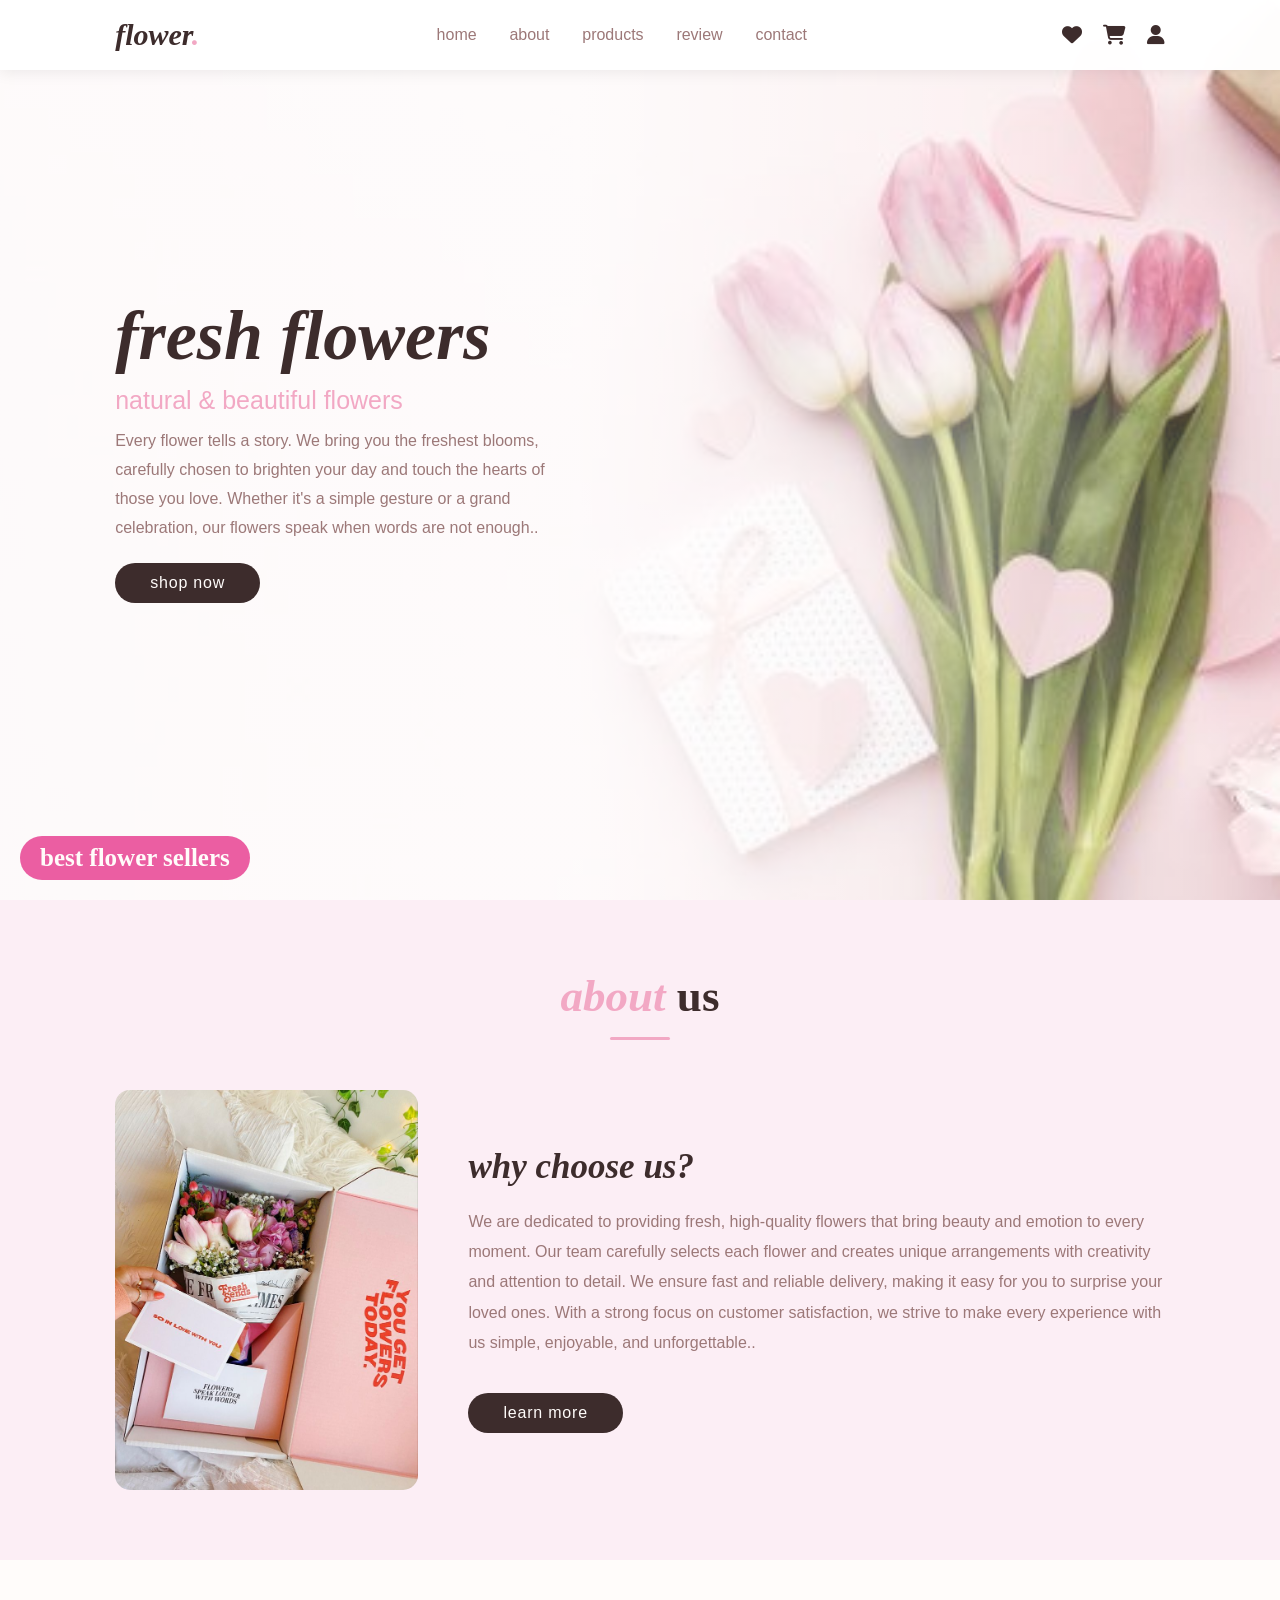
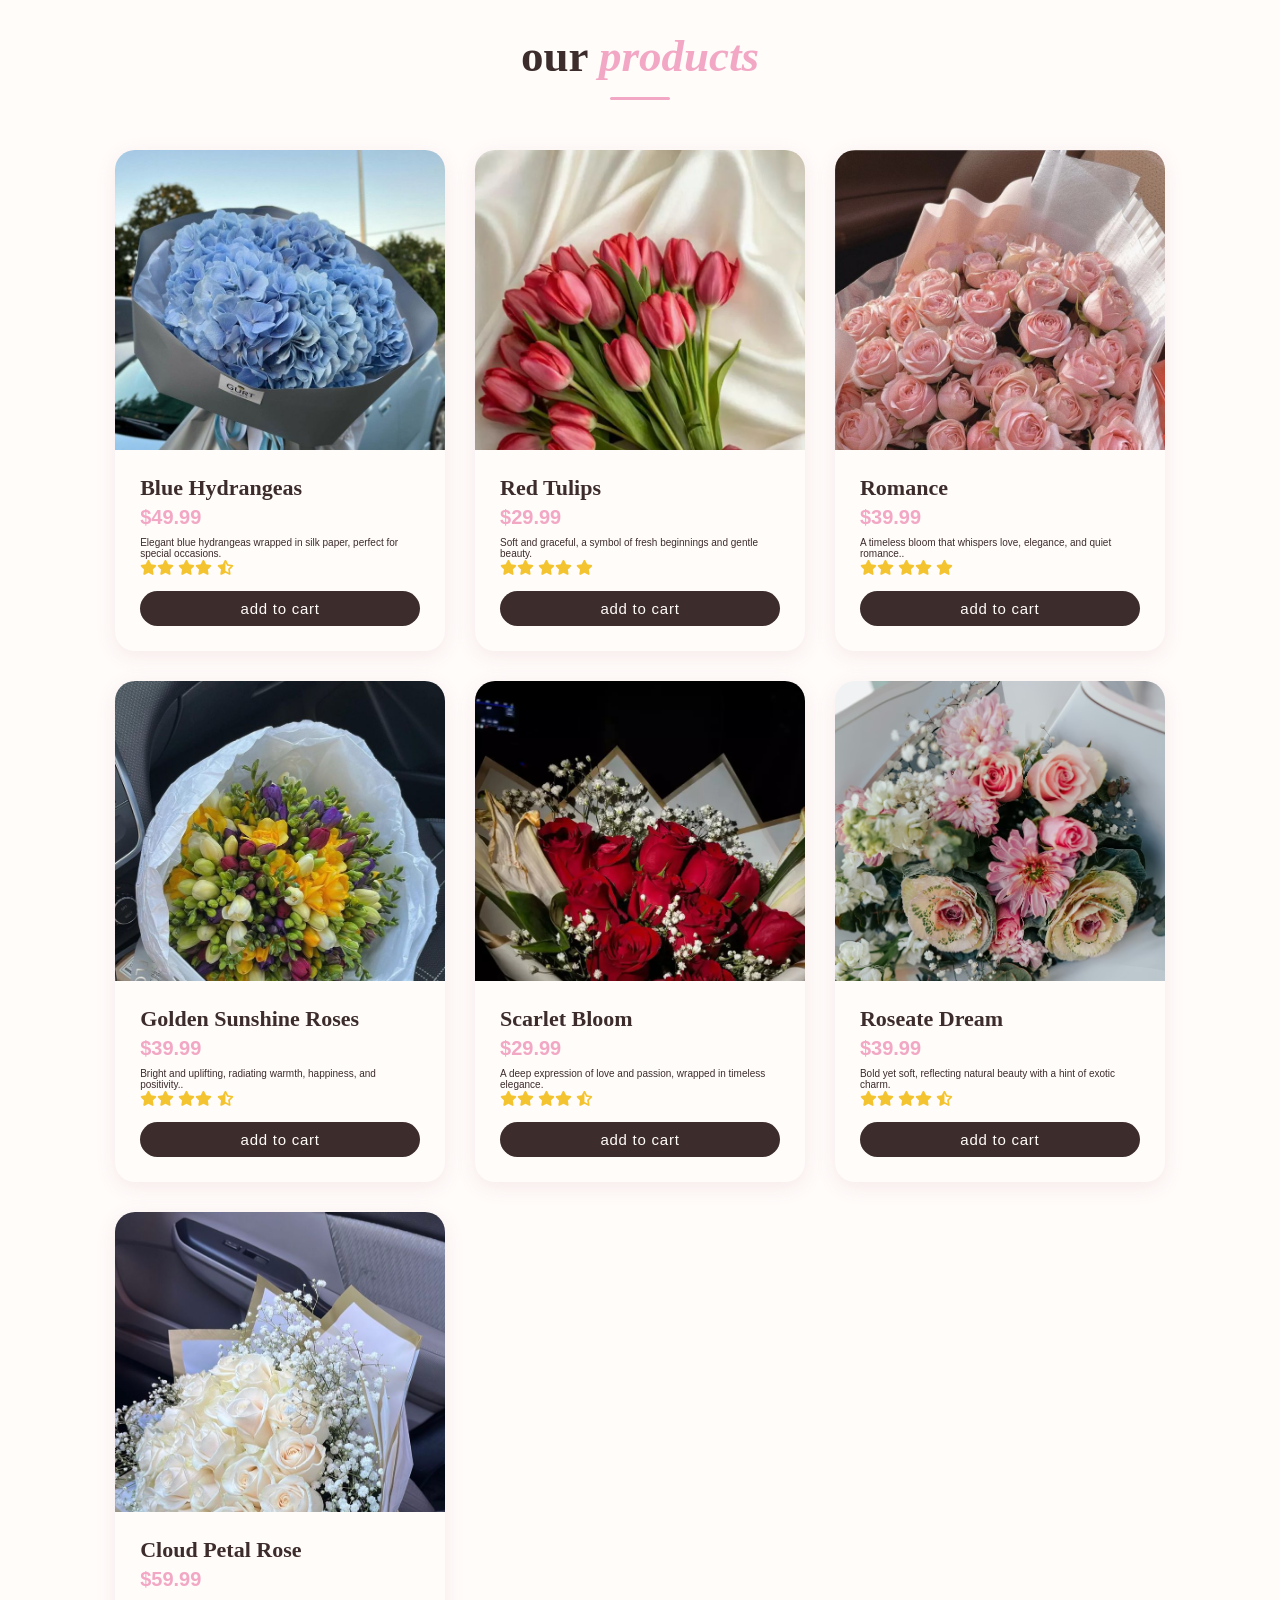
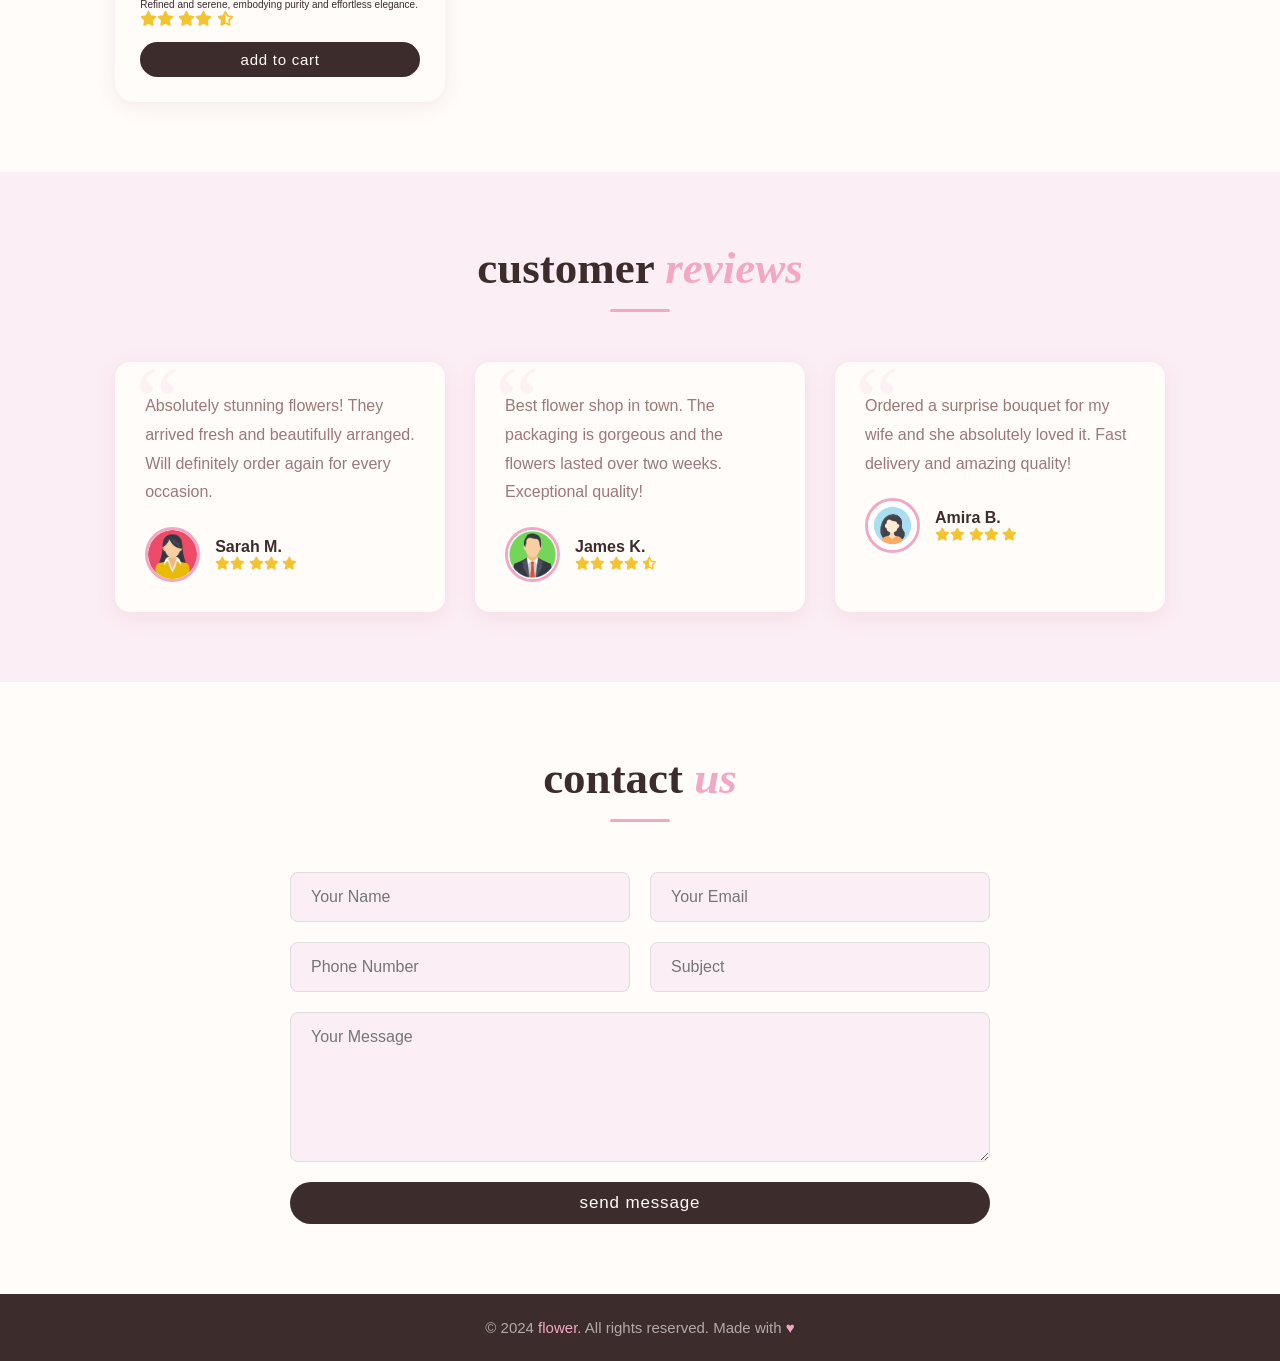
<file: index.html>
<!DOCTYPE html>
<html lang="en">
<head>
    <meta charset="UTF-8">
    <meta http-equiv="X-UA-Compatible" content="IE=edge">
    <meta name="viewport" content="width=device-width, initial-scale=1.0">
    <title>Flower Boutique</title>
    <link rel="stylesheet" href="https://cdnjs.cloudflare.com/ajax/libs/font-awesome/6.5.0/css/all.min.css">
    <link href="https://fonts.googleapis.com/css2?family=Cormorant+Garamond:ital,wght@0,400;0,600;0,700;1,400;1,600&family=Lora:ital,wght@0,400;0,500;1,400&display=swap" rel="stylesheet">
    <style>
         :root {
            --pink:         #f2a8c4;   /* rose pastel boutons */
            --pink-deep:    #d4748f;   /* rose hover */
            --pink-blush:   #fceef5;   /* sections rose très clair */
            --pink-light:   #f2a8c4;
            --cream:        #fdf8f4;   /* background général beige crème */
            --cream-dark:   #f7ede3;   /* sections alternées */
            --brown-soft:   #9c7878;   /* texte secondaire */
            --dark:         #3d2c2c;   /* titres */
            --gray:         #9c7878;
            --light-gray:   #fceef5;
            --white:        #fffcfa;   /* cards + header */
            --shadow:       0 0.5rem 2rem rgba(180,100,120,0.12);
        }
        * {
            margin: 0; padding: 0;
            box-sizing: border-box;
            outline: none; border: none;
            text-decoration: none;
            transition: all 0.3s ease;
        }
        html {
            font-size: 62.5%;
            scroll-behavior: smooth;
            scroll-padding-top: 7rem;
            overflow-x: hidden;
        }
        body { font-family: 'Jost', sans-serif; background: var(--white); color: var(--dark); }
        section { padding: 7rem 9%; }
 
        .heading {
            text-align: center;
            font-family: 'Playfair Display', serif;
            font-size: 4.5rem;
            color: var(--dark);
            margin-bottom: 5rem;
        }
        .heading span { color: var(--pink); font-style: italic; }
        .heading::after {
            content: '';
            display: block;
            width: 6rem; height: 0.3rem;
            background: var(--pink);
            margin: 1.5rem auto 0;
            border-radius: 2rem;
        }
 
        .btn {
            display: inline-block;
            margin-top: 2rem;
            border-radius: 5rem;
            background: var(--dark);
            color: var(--white);
            padding: 1.1rem 3.5rem;
            cursor: pointer;
            font-size: 1.6rem;
            font-family: 'Jost', sans-serif;
            font-weight: 500;
            letter-spacing: 0.05em;
        }
        .btn:hover {
            background: var(--pink);
            transform: translateY(-2px);
            box-shadow: 0 0.8rem 2rem rgba(232,67,147,0.35);
        }
 
        /* ===== HEADER ===== */
        header {
            position: fixed;
            top: 0; left: 0; right: 0;
            background: rgba(255,255,255,0.96);
            backdrop-filter: blur(10px);
            padding: 1.8rem 9%;
            display: flex;
            align-items: center;
            justify-content: space-between;
            z-index: 1000;
            box-shadow: 0 0.2rem 1.5rem rgba(0,0,0,0.08);
        }
        header .logo {
            font-family: 'Playfair Display', serif;
            font-size: 3rem; color: var(--dark);
            font-weight: 700; font-style: italic;
        }
        header .logo span { color: var(--pink); }
        header .navbar a {
            font-size: 1.6rem;
            padding: 0 1.5rem;
            color: var(--gray);
            font-weight: 400;
        }
        header .navbar a:hover { color: var(--pink); }
        header .icons a {
            font-size: 2rem; color: var(--dark);
            margin-left: 1.8rem;
        }
        header .icons a:hover { color: var(--pink); }
        header #toggler { display: none; }
        header .fa-bars {
            font-size: 2.5rem; color: var(--dark);
            cursor: pointer; display: none;
        }
 
        /* ===== HOME ===== */
        .home {
            display: flex;
            align-items: center;
            min-height: 100vh;
            background: url('firstpage.jpg') center center / cover no-repeat;
            position: relative;
        }
        .home::before {
            content: '';
            position: absolute; inset: 0;
            background: linear-gradient(to right, rgba(255,255,255,0.82) 45%, rgba(255,255,255,0.1) 100%);
        }
        .home .content { max-width: 55rem; position: relative; z-index: 1; }
        .home .content h3 {
            font-family: 'Playfair Display', serif;
            font-size: 7rem; color: var(--dark);
            line-height: 1.1; font-style: italic;
        }
        .home .content span {
            display: block; font-size: 2.5rem;
            color: var(--pink); padding: 1.2rem 0;
            font-weight: 500;
        }
        .home .content p {
            font-size: 1.6rem; color: var(--gray);
            line-height: 1.8; max-width: 45rem;
        }
 
        /* ===== ABOUT ===== */
        .about { background: var(--light-gray); }
        .about .row {
            display: flex; align-items: center;
            gap: 5rem; flex-wrap: wrap;
        }
        .about .video-container {
    display: flex;
    justify-content: center;
    align-items: center;
}

.about .video-container img {
    max-width: 100%;
    max-height: 40rem;
    object-fit: cover;
    border-radius: 1.5rem;
}
        .about .video-container h3 {
            position: absolute; bottom: 2rem; left: 2rem;
            font-family: 'Playfair Display', serif;
            font-size: 2.5rem; color: var(--white);
            background: rgba(232,67,147,0.85);
            padding: 0.8rem 2rem; border-radius: 5rem;
        }
        .about .content { flex: 1; min-width: 28rem; }
        .about .content h3 {
            font-family: 'Playfair Display', serif;
            font-size: 3.5rem; color: var(--dark);
            margin-bottom: 2rem; font-style: italic;
        }
        .about .content p {
            font-size: 1.6rem; color: var(--gray);
            line-height: 1.9; margin-bottom: 1.5rem;
        }
 
        /* ===== PRODUCTS ===== */
        .products { background: var(--white); }
        .products-grid {
            display: grid;
            grid-template-columns: repeat(auto-fit, minmax(28rem, 1fr));
            gap: 3rem;
        }
        .product-card {
            border-radius: 2rem; overflow: hidden;
            box-shadow: var(--shadow); background: var(--white);
        }
        .product-card:hover {
            transform: translateY(-0.8rem);
            box-shadow: 0 1.5rem 4rem rgba(0,0,0,0.15);
        }
        .product-card .img-box {
            width: 100%; height: 30rem;
            overflow: hidden; position: relative;
        }
        .product-card .img-box img {
            width: 100%; height: 100%;
            object-fit: cover;
            object-position: center top;
            display: block;
            transition: transform 0.5s ease;
        }
        .product-card:hover .img-box img { transform: scale(1.07); }
        .product-card .info { padding: 2.5rem; }
        .product-card .info h4 {
            font-family: 'Playfair Display', serif;
            font-size: 2.2rem; color: var(--dark);
            margin-bottom: 0.5rem;
        }
        .product-card .info .price {
            font-size: 2rem; color: var(--pink);
            font-weight: 600; margin-bottom: 0.8rem;
        }
        .product-card .info .stars {
            color: #f4c430; font-size: 1.5rem;
            margin-bottom: 1.5rem;
        }
        .product-card .info .btn {
            margin-top: 0; font-size: 1.5rem;
            padding: 0.9rem 2.5rem;
            width: 100%; text-align: center;
            display: block;
        }
 
        /* ===== REVIEW ===== */
        .review { background: var(--light-gray); }
        .reviews-grid {
            display: grid;
            grid-template-columns: repeat(auto-fit, minmax(28rem, 1fr));
            gap: 3rem;
        }
        .review-card {
            background: var(--white); padding: 3rem;
            border-radius: 1.5rem; box-shadow: var(--shadow);
            position: relative;
        }
        .review-card::before {
            content: '\201C';
            font-family: 'Playfair Display', serif;
            font-size: 10rem; color: var(--pink);
            opacity: 0.12; position: absolute;
            top: -1rem; left: 2rem; line-height: 1;
        }
        .review-card p {
            font-size: 1.6rem; color: var(--gray);
            line-height: 1.8; margin-bottom: 2rem;
            position: relative; z-index: 1;
        }
        .review-card .reviewer { display: flex; align-items: center; gap: 1.5rem; }
        .review-card .reviewer .avatar {
            width: 5.5rem; height: 5.5rem;
            border-radius: 50%; overflow: hidden;
            border: 0.3rem solid var(--pink);
            flex-shrink: 0;
        }
        .review-card .reviewer .avatar img {
            width: 100%; height: 100%;
            object-fit: cover; object-position: center;
            display: block;
        }
        .review-card .reviewer .name {
            font-weight: 600; font-size: 1.6rem; color: var(--dark);
        }
        .review-card .reviewer .stars { color: #f4c430; font-size: 1.3rem; }
 
        /* ===== CONTACT ===== */
        .contact { background: var(--white); }
        .contact-form {
            max-width: 70rem; margin: 0 auto;
            display: grid; grid-template-columns: 1fr 1fr;
            gap: 2rem;
        }
        .contact-form .full { grid-column: 1 / -1; }
        .contact-form input,
        .contact-form textarea {
            width: 100%; padding: 1.5rem 2rem;
            font-size: 1.6rem; font-family: 'Jost', sans-serif;
            border: 0.15rem solid #ddd; border-radius: 0.8rem;
            color: var(--dark); background: var(--light-gray);
        }
        .contact-form input:focus,
        .contact-form textarea:focus {
            border-color: var(--pink); background: var(--white);
        }
        .contact-form textarea { resize: vertical; min-height: 15rem; }
        .contact-form .btn {
            margin-top: 0; width: 100%;
            text-align: center; font-size: 1.7rem;
            display: block;
        }
 
        /* ===== FOOTER ===== */
        footer {
            background: var(--dark);
            color: rgba(255,255,255,0.6);
            text-align: center;
            padding: 2.5rem 9%;
            font-size: 1.5rem;
        }
        footer span { color: var(--pink); }
 
        /* ===== MEDIA QUERIES ===== */
        @media (max-width: 991px) {
            html { font-size: 55%; }
            header { padding: 1.5rem 3%; }
            section { padding: 5rem 4%; }
            .home { background-position: right center; }
        }
        @media (max-width: 768px) {
            header .fa-bars { display: block; }
            header .navbar {
                position: absolute;
                top: 100%; left: 0; right: 0;
                background: var(--white);
                border-top: 0.1rem solid #eee;
                box-shadow: 0 1rem 2rem rgba(0,0,0,0.08);
                clip-path: polygon(0 0, 100% 0, 100% 0, 0 0);
                transition: clip-path 0.4s ease;
                display: flex; flex-direction: column;
            }
            header #toggler:checked ~ .navbar {
                clip-path: polygon(0 0, 100% 0, 100% 100%, 0 100%);
            }
            header .navbar a {
                margin: 1rem 2rem; padding: 1.2rem 2rem;
                background: var(--light-gray);
                border-radius: 0.8rem; display: block;
                font-size: 1.8rem;
            }
            .home .content h3 { font-size: 5rem; }
            .home .content span { font-size: 2rem; }
            .contact-form { grid-template-columns: 1fr; }
            .contact-form .full { grid-column: 1; }
        }
        @media (max-width: 450px) {
            html { font-size: 50%; }
            .home .content h3 { font-size: 4rem; }
        }
    </style>
</head>
<body>
 
<!-- HEADER -->
<header>
    <input type="checkbox" id="toggler">
    <label for="toggler" class="fas fa-bars"></label>
    <a href="#" class="logo">flower<span>.</span></a>
    <nav class="navbar">
        <a href="#home">home</a>
        <a href="#about">about</a>
        <a href="#products">products</a>
        <a href="#review">review</a>
        <a href="#contact">contact</a>
    </nav>
    <div class="icons">
        <a href="#" class="fas fa-heart"></a>
        <a href="#" class="fas fa-shopping-cart"></a>
        <a href="#" class="fas fa-user"></a>
    </div>
</header>
 
<!-- HOME — uses pink tulips image as hero background -->
<section class="home" id="home">
    <div class="content">
        <h3>fresh flowers</h3>
        <span>natural &amp; beautiful flowers</span>
        <p>Every flower tells a story. We bring you the freshest blooms, carefully chosen to brighten your day and touch the hearts of those you love. Whether it's a simple gesture or a grand celebration, our flowers speak when words are not enough..</p>
        <a href="#products" class="btn">shop now</a>
    </div>
</section>
 
<!-- ABOUT -->
<section class="about" id="about">
    <h1 class="heading"><span>about</span> us</h1>
    <div class="row">
        <div class="video-container">
           <img src="about.jpg" alt="About us image">
            <h3>best flower sellers</h3>
        </div>
        <div class="content">
            <h3>why choose us?</h3>
            <p>We are dedicated to providing fresh, high-quality flowers that bring beauty and emotion to every moment.
                 Our team carefully selects each flower and creates unique arrangements with creativity and attention to detail. 
                 We ensure fast and reliable delivery, making it easy for you to surprise your loved ones.
                  With a strong focus on customer satisfaction, we strive to make every experience with us simple, enjoyable, and unforgettable..</p>
            <a href="#" class="btn">learn more</a>
        </div>
    </div>
</section>

<!-- PRODUCTS — 3 real images -->
<section class="products" id="products">
    <h1 class="heading">our <span>products</span></h1>
    <div class="products-grid">

        <!-- Card 1 — Blue Hydrangeas -->
        <div class="product-card">
            <div class="img-box">
                <img src="bleu.jpg" alt="Blue Hydrangeas Bouquet">
            </div>
            <div class="info">
                <h4>Blue Hydrangeas</h4>
                <p class="price">$49.99</p>
                <p class="desc">Elegant blue hydrangeas wrapped in silk paper, perfect for special occasions.</p> 
                <div class="stars">
                    <i class="fas fa-star"></i><i class="fas fa-star"></i>
                    <i class="fas fa-star"></i><i class="fas fa-star"></i>
                    <i class="fas fa-star-half-alt"></i>
                </div>
                <a href="#" class="btn">add to cart</a>
            </div>
        </div>

        <!-- Card 2 — Pink Tulips -->
        <div class="product-card">
            <div class="img-box">
                <img src="tupler.webp" alt="Pink Tulips Bouquet">
            </div>
            <div class="info">
                <h4>Red Tulips</h4>
                <p class="price">$29.99</p>
                <p class="desc">Soft and graceful, a symbol of fresh beginnings and gentle beauty.</p> 
                <div class="stars">
                    <i class="fas fa-star"></i><i class="fas fa-star"></i>
                    <i class="fas fa-star"></i><i class="fas fa-star"></i>
                    <i class="fas fa-star"></i>
                </div>
                <a href="#" class="btn">add to cart</a>
            </div>
        </div>

        <!-- Card 3 — romance -->
        <div class="product-card">
            <div class="img-box">
                <img src="romance.jpg" alt="Red Tulips Luxury Bouquet">
            </div>
            <div class="info">
                <h4>Romance</h4>
                <p class="price">$39.99</p>
                 <p class="desc">A timeless bloom that whispers love, elegance, and quiet romance..</p> 
                <div class="stars">
                    <i class="fas fa-star"></i><i class="fas fa-star"></i>
                    <i class="fas fa-star"></i><i class="fas fa-star"></i>
                    <i class="fas fa-star"></i>
                </div>
                <a href="#" class="btn">add to cart</a>
            </div>
        </div>
        <!-- Card 4—jaune -->
        <div class="product-card">
            <div class="img-box">
                <img src="jaune.jpg" alt="Blue Hydrangeas Bouquet">
            </div>
            <div class="info">
                <h4>Golden Sunshine Roses</h4>
                <p class="price">$39.99</p>
                 <p class="desc">Bright and uplifting, radiating warmth, happiness, and positivity..</p> 
                <div class="stars">
                    <i class="fas fa-star"></i><i class="fas fa-star"></i>
                    <i class="fas fa-star"></i><i class="fas fa-star"></i>
                    <i class="fas fa-star-half-alt"></i>
                </div>
                <a href="#" class="btn">add to cart</a>
            </div>
        </div>
        <!-- Card 4— fincai -->
        <div class="product-card">
            <div class="img-box">
                <img src="ff.webp" alt="Blue Hydrangeas Bouquet">
            </div>
            <div class="info">
                <h4>Scarlet Bloom</h4>
                <p class="price">$29.99</p>
                 <p class="desc">A deep expression of love and passion, wrapped in timeless elegance.</p> 
                <div class="stars">
                    <i class="fas fa-star"></i><i class="fas fa-star"></i>
                    <i class="fas fa-star"></i><i class="fas fa-star"></i>
                    <i class="fas fa-star-half-alt"></i>
                </div>
                <a href="#" class="btn">add to cart</a>
            </div>
        </div>
        <!-- Card 6 — pink -->
        <div class="product-card">
            <div class="img-box">
                <img src="rose.avif" alt="Blue Hydrangeas Bouquet">
            </div>
            <div class="info">
                <h4>Roseate Dream</h4>
                <p class="price">$39.99</p>
                 <p class="desc">Bold yet soft, reflecting natural beauty with a hint of exotic charm.</p> 
                <div class="stars">
                    <i class="fas fa-star"></i><i class="fas fa-star"></i>
                    <i class="fas fa-star"></i><i class="fas fa-star"></i>
                    <i class="fas fa-star-half-alt"></i>
                </div>
                <a href="#" class="btn">add to cart</a>
            </div>
        </div>
        <!-- Card 7 — white -->
        <div class="product-card">
            <div class="img-box">
                <img src="white flowers.jpg" alt="Blue Hydrangeas Bouquet">
            </div>
            <div class="info">
                <h4>Cloud Petal Rose</h4>
                <p class="price">$59.99</p>
                 <p class="desc">Refined and serene, embodying purity and effortless elegance.</p> 
                <div class="stars">
                    <i class="fas fa-star"></i><i class="fas fa-star"></i>
                    <i class="fas fa-star"></i><i class="fas fa-star"></i>
                    <i class="fas fa-star-half-alt"></i>
                </div>
                <a href="#" class="btn">add to cart</a>
            </div>
        </div>

    </div>
</section>

<!-- REVIEW -->
<section class="review" id="review">
    <h1 class="heading">customer <span>reviews</span></h1>
    <div class="reviews-grid">
 
        <div class="review-card">
            <p>Absolutely stunning flowers! They arrived fresh and beautifully arranged. Will definitely order again for every occasion.</p>
            <div class="reviewer">
                <div class="avatar">
                    <img src="women1.jpg" alt="Sarah M.">
                </div>
                <div>
                    <div class="name">Sarah M.</div>
                    <div class="stars">
                        <i class="fas fa-star"></i><i class="fas fa-star"></i>
                        <i class="fas fa-star"></i><i class="fas fa-star"></i>
                        <i class="fas fa-star"></i>
                    </div>
                </div>
            </div>
        </div>
 
        <div class="review-card">
            <p>Best flower shop in town. The packaging is gorgeous and the flowers lasted over two weeks. Exceptional quality!</p>
            <div class="reviewer">
                <div class="avatar">
                    <img src="man.jpg" alt="James K.">
                </div>
                <div>
                    <div class="name">James K.</div>
                    <div class="stars">
                        <i class="fas fa-star"></i><i class="fas fa-star"></i>
                        <i class="fas fa-star"></i><i class="fas fa-star"></i>
                        <i class="fas fa-star-half-alt"></i>
                    </div>
                </div>
            </div>
        </div>
 
        <div class="review-card">
            <p>Ordered a surprise bouquet for my wife and she absolutely loved it. Fast delivery and amazing quality!</p>
            <div class="reviewer">
                <div class="avatar">
                    <img src="women2.jpg" alt="Amira B.">
                </div>
                <div>
                    <div class="name">Amira B.</div>
                    <div class="stars">
                        <i class="fas fa-star"></i><i class="fas fa-star"></i>
                        <i class="fas fa-star"></i><i class="fas fa-star"></i>
                        <i class="fas fa-star"></i>
                    </div>
                </div>
            </div>
        </div>
 
    </div>
</section>
 
<!-- CONTACT -->
<section class="contact" id="contact">
    <h1 class="heading">contact <span>us</span></h1>
    <div class="contact-form">
        <input type="text" placeholder="Your Name">
        <input type="email" placeholder="Your Email">
        <input type="text" placeholder="Phone Number">
        <input type="text" placeholder="Subject">
        <textarea class="full" placeholder="Your Message"></textarea>
        <div class="full">
            <a href="#" class="btn">send message</a>
        </div>
    </div>
</section>
 
<!-- FOOTER -->
<footer>
    <p>&copy; 2024 <span>flower.</span> All rights reserved. Made with <span>♥</span></p>
</footer>
 
</body>
</html>
</file>
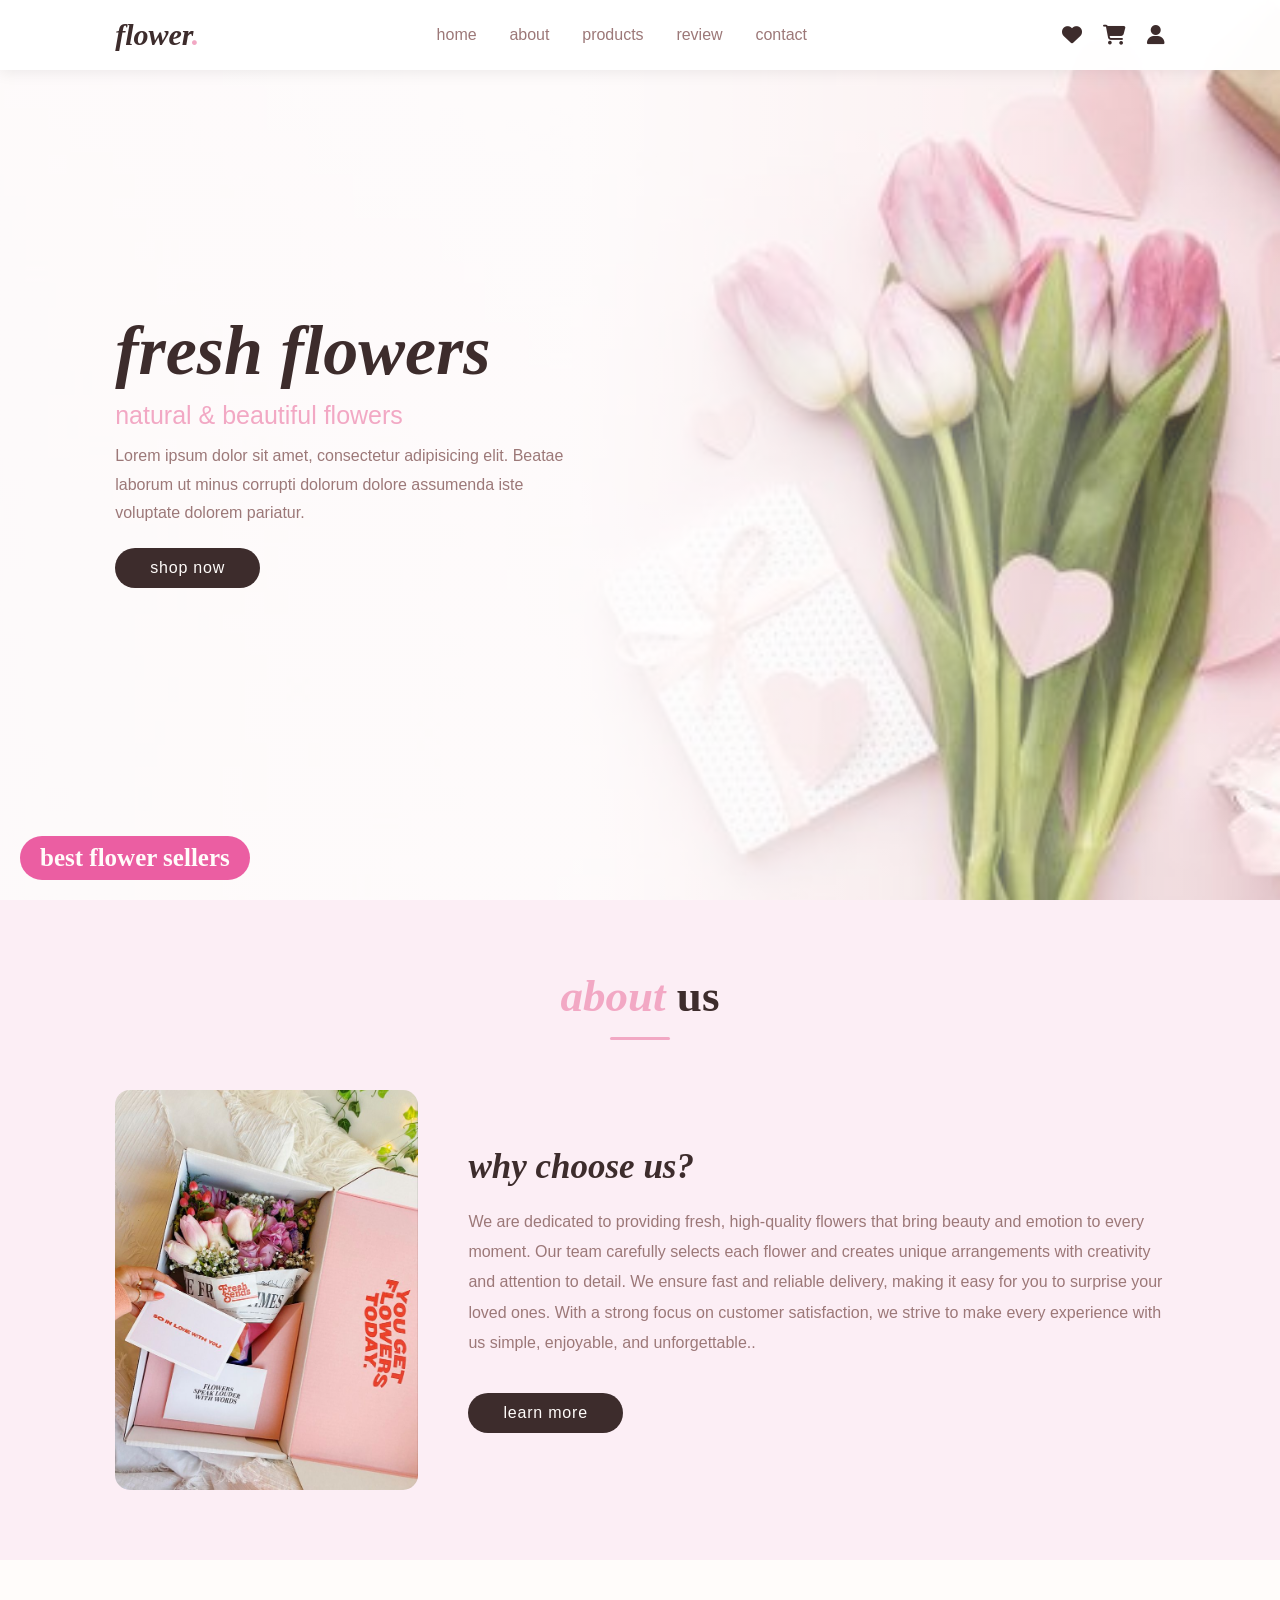
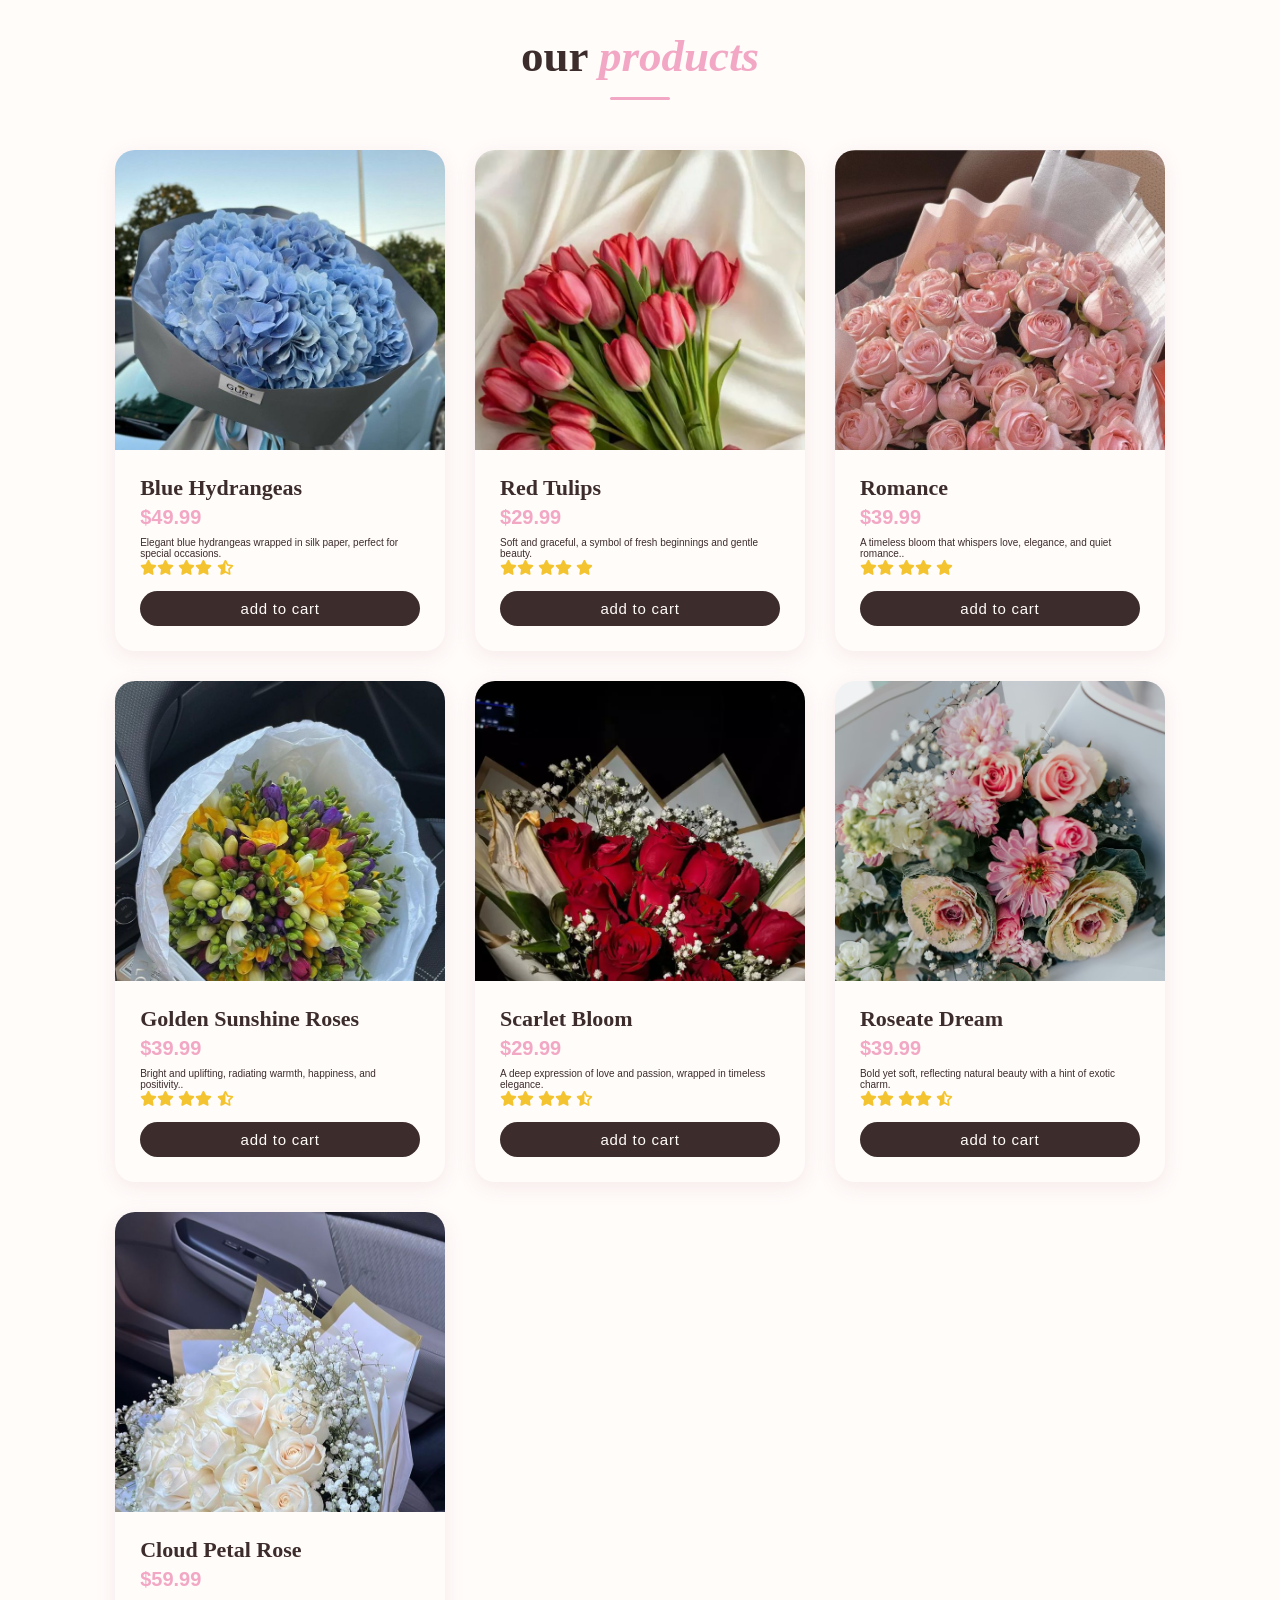
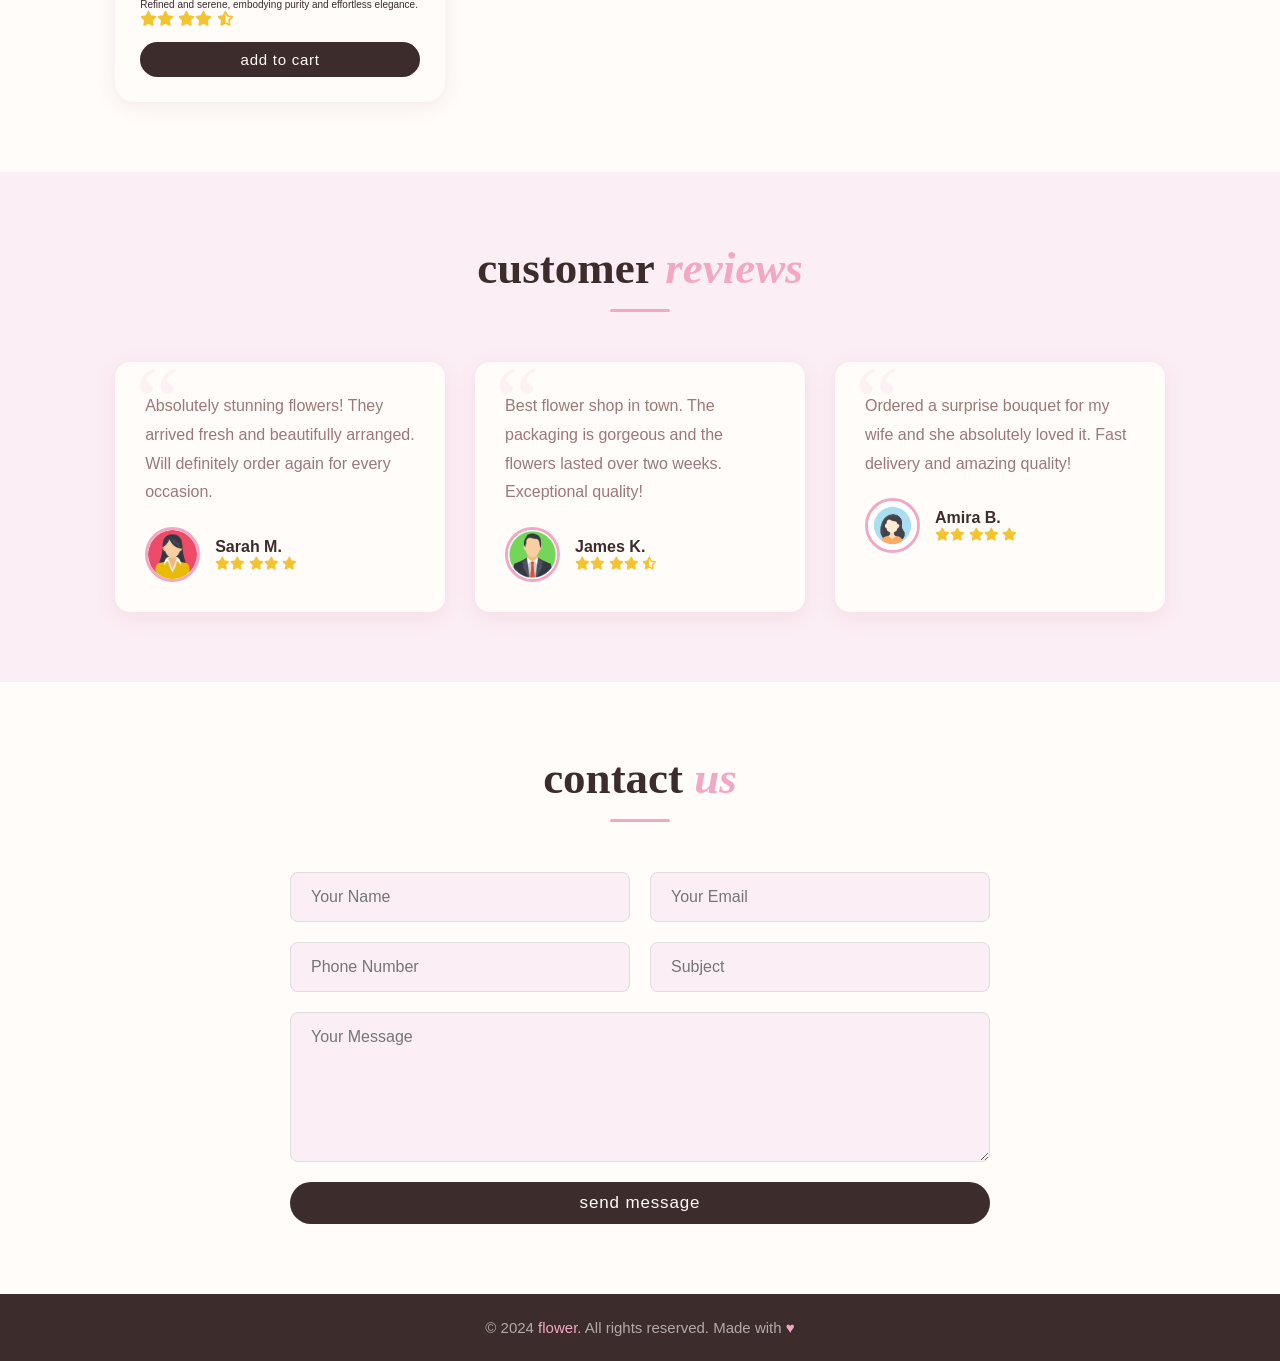
<file: flower project/index.html>
<!DOCTYPE html>
<html lang="en">
<head>
    <meta charset="UTF-8">
    <meta http-equiv="X-UA-Compatible" content="IE=edge">
    <meta name="viewport" content="width=device-width, initial-scale=1.0">
    <title>Flower Boutique</title>
    <link rel="stylesheet" href="https://cdnjs.cloudflare.com/ajax/libs/font-awesome/6.5.0/css/all.min.css">
    <link href="https://fonts.googleapis.com/css2?family=Cormorant+Garamond:ital,wght@0,400;0,600;0,700;1,400;1,600&family=Lora:ital,wght@0,400;0,500;1,400&display=swap" rel="stylesheet">
    <style>
         :root {
            --pink:         #f2a8c4;   /* rose pastel boutons */
            --pink-deep:    #d4748f;   /* rose hover */
            --pink-blush:   #fceef5;   /* sections rose très clair */
            --pink-light:   #f2a8c4;
            --cream:        #fdf8f4;   /* background général beige crème */
            --cream-dark:   #f7ede3;   /* sections alternées */
            --brown-soft:   #9c7878;   /* texte secondaire */
            --dark:         #3d2c2c;   /* titres */
            --gray:         #9c7878;
            --light-gray:   #fceef5;
            --white:        #fffcfa;   /* cards + header */
            --shadow:       0 0.5rem 2rem rgba(180,100,120,0.12);
        }
        * {
            margin: 0; padding: 0;
            box-sizing: border-box;
            outline: none; border: none;
            text-decoration: none;
            transition: all 0.3s ease;
        }
        html {
            font-size: 62.5%;
            scroll-behavior: smooth;
            scroll-padding-top: 7rem;
            overflow-x: hidden;
        }
        body { font-family: 'Jost', sans-serif; background: var(--white); color: var(--dark); }
        section { padding: 7rem 9%; }
 
        .heading {
            text-align: center;
            font-family: 'Playfair Display', serif;
            font-size: 4.5rem;
            color: var(--dark);
            margin-bottom: 5rem;
        }
        .heading span { color: var(--pink); font-style: italic; }
        .heading::after {
            content: '';
            display: block;
            width: 6rem; height: 0.3rem;
            background: var(--pink);
            margin: 1.5rem auto 0;
            border-radius: 2rem;
        }
 
        .btn {
            display: inline-block;
            margin-top: 2rem;
            border-radius: 5rem;
            background: var(--dark);
            color: var(--white);
            padding: 1.1rem 3.5rem;
            cursor: pointer;
            font-size: 1.6rem;
            font-family: 'Jost', sans-serif;
            font-weight: 500;
            letter-spacing: 0.05em;
        }
        .btn:hover {
            background: var(--pink);
            transform: translateY(-2px);
            box-shadow: 0 0.8rem 2rem rgba(232,67,147,0.35);
        }
 
        /* ===== HEADER ===== */
        header {
            position: fixed;
            top: 0; left: 0; right: 0;
            background: rgba(255,255,255,0.96);
            backdrop-filter: blur(10px);
            padding: 1.8rem 9%;
            display: flex;
            align-items: center;
            justify-content: space-between;
            z-index: 1000;
            box-shadow: 0 0.2rem 1.5rem rgba(0,0,0,0.08);
        }
        header .logo {
            font-family: 'Playfair Display', serif;
            font-size: 3rem; color: var(--dark);
            font-weight: 700; font-style: italic;
        }
        header .logo span { color: var(--pink); }
        header .navbar a {
            font-size: 1.6rem;
            padding: 0 1.5rem;
            color: var(--gray);
            font-weight: 400;
        }
        header .navbar a:hover { color: var(--pink); }
        header .icons a {
            font-size: 2rem; color: var(--dark);
            margin-left: 1.8rem;
        }
        header .icons a:hover { color: var(--pink); }
        header #toggler { display: none; }
        header .fa-bars {
            font-size: 2.5rem; color: var(--dark);
            cursor: pointer; display: none;
        }
 
        /* ===== HOME ===== */
        .home {
            display: flex;
            align-items: center;
            min-height: 100vh;
            background: url('image/firstpage.jpg') center center / cover no-repeat;
            position: relative;
        }
        .home::before {
            content: '';
            position: absolute; inset: 0;
            background: linear-gradient(to right, rgba(255,255,255,0.82) 45%, rgba(255,255,255,0.1) 100%);
        }
        .home .content { max-width: 55rem; position: relative; z-index: 1; }
        .home .content h3 {
            font-family: 'Playfair Display', serif;
            font-size: 7rem; color: var(--dark);
            line-height: 1.1; font-style: italic;
        }
        .home .content span {
            display: block; font-size: 2.5rem;
            color: var(--pink); padding: 1.2rem 0;
            font-weight: 500;
        }
        .home .content p {
            font-size: 1.6rem; color: var(--gray);
            line-height: 1.8; max-width: 45rem;
        }
 
        /* ===== ABOUT ===== */
        .about { background: var(--light-gray); }
        .about .row {
            display: flex; align-items: center;
            gap: 5rem; flex-wrap: wrap;
        }
        .about .video-container {
    display: flex;
    justify-content: center;
    align-items: center;
}

.about .video-container img {
    max-width: 100%;
    max-height: 40rem;
    object-fit: cover;
    border-radius: 1.5rem;
}
        .about .video-container h3 {
            position: absolute; bottom: 2rem; left: 2rem;
            font-family: 'Playfair Display', serif;
            font-size: 2.5rem; color: var(--white);
            background: rgba(232,67,147,0.85);
            padding: 0.8rem 2rem; border-radius: 5rem;
        }
        .about .content { flex: 1; min-width: 28rem; }
        .about .content h3 {
            font-family: 'Playfair Display', serif;
            font-size: 3.5rem; color: var(--dark);
            margin-bottom: 2rem; font-style: italic;
        }
        .about .content p {
            font-size: 1.6rem; color: var(--gray);
            line-height: 1.9; margin-bottom: 1.5rem;
        }
 
        /* ===== PRODUCTS ===== */
        .products { background: var(--white); }
        .products-grid {
            display: grid;
            grid-template-columns: repeat(auto-fit, minmax(28rem, 1fr));
            gap: 3rem;
        }
        .product-card {
            border-radius: 2rem; overflow: hidden;
            box-shadow: var(--shadow); background: var(--white);
        }
        .product-card:hover {
            transform: translateY(-0.8rem);
            box-shadow: 0 1.5rem 4rem rgba(0,0,0,0.15);
        }
        .product-card .img-box {
            width: 100%; height: 30rem;
            overflow: hidden; position: relative;
        }
        .product-card .img-box img {
            width: 100%; height: 100%;
            object-fit: cover;
            object-position: center top;
            display: block;
            transition: transform 0.5s ease;
        }
        .product-card:hover .img-box img { transform: scale(1.07); }
        .product-card .info { padding: 2.5rem; }
        .product-card .info h4 {
            font-family: 'Playfair Display', serif;
            font-size: 2.2rem; color: var(--dark);
            margin-bottom: 0.5rem;
        }
        .product-card .info .price {
            font-size: 2rem; color: var(--pink);
            font-weight: 600; margin-bottom: 0.8rem;
        }
        .product-card .info .stars {
            color: #f4c430; font-size: 1.5rem;
            margin-bottom: 1.5rem;
        }
        .product-card .info .btn {
            margin-top: 0; font-size: 1.5rem;
            padding: 0.9rem 2.5rem;
            width: 100%; text-align: center;
            display: block;
        }
 
        /* ===== REVIEW ===== */
        .review { background: var(--light-gray); }
        .reviews-grid {
            display: grid;
            grid-template-columns: repeat(auto-fit, minmax(28rem, 1fr));
            gap: 3rem;
        }
        .review-card {
            background: var(--white); padding: 3rem;
            border-radius: 1.5rem; box-shadow: var(--shadow);
            position: relative;
        }
        .review-card::before {
            content: '\201C';
            font-family: 'Playfair Display', serif;
            font-size: 10rem; color: var(--pink);
            opacity: 0.12; position: absolute;
            top: -1rem; left: 2rem; line-height: 1;
        }
        .review-card p {
            font-size: 1.6rem; color: var(--gray);
            line-height: 1.8; margin-bottom: 2rem;
            position: relative; z-index: 1;
        }
        .review-card .reviewer { display: flex; align-items: center; gap: 1.5rem; }
        .review-card .reviewer .avatar {
            width: 5.5rem; height: 5.5rem;
            border-radius: 50%; overflow: hidden;
            border: 0.3rem solid var(--pink);
            flex-shrink: 0;
        }
        .review-card .reviewer .avatar img {
            width: 100%; height: 100%;
            object-fit: cover; object-position: center;
            display: block;
        }
        .review-card .reviewer .name {
            font-weight: 600; font-size: 1.6rem; color: var(--dark);
        }
        .review-card .reviewer .stars { color: #f4c430; font-size: 1.3rem; }
 
        /* ===== CONTACT ===== */
        .contact { background: var(--white); }
        .contact-form {
            max-width: 70rem; margin: 0 auto;
            display: grid; grid-template-columns: 1fr 1fr;
            gap: 2rem;
        }
        .contact-form .full { grid-column: 1 / -1; }
        .contact-form input,
        .contact-form textarea {
            width: 100%; padding: 1.5rem 2rem;
            font-size: 1.6rem; font-family: 'Jost', sans-serif;
            border: 0.15rem solid #ddd; border-radius: 0.8rem;
            color: var(--dark); background: var(--light-gray);
        }
        .contact-form input:focus,
        .contact-form textarea:focus {
            border-color: var(--pink); background: var(--white);
        }
        .contact-form textarea { resize: vertical; min-height: 15rem; }
        .contact-form .btn {
            margin-top: 0; width: 100%;
            text-align: center; font-size: 1.7rem;
            display: block;
        }
 
        /* ===== FOOTER ===== */
        footer {
            background: var(--dark);
            color: rgba(255,255,255,0.6);
            text-align: center;
            padding: 2.5rem 9%;
            font-size: 1.5rem;
        }
        footer span { color: var(--pink); }
 
        /* ===== MEDIA QUERIES ===== */
        @media (max-width: 991px) {
            html { font-size: 55%; }
            header { padding: 1.5rem 3%; }
            section { padding: 5rem 4%; }
            .home { background-position: right center; }
        }
        @media (max-width: 768px) {
            header .fa-bars { display: block; }
            header .navbar {
                position: absolute;
                top: 100%; left: 0; right: 0;
                background: var(--white);
                border-top: 0.1rem solid #eee;
                box-shadow: 0 1rem 2rem rgba(0,0,0,0.08);
                clip-path: polygon(0 0, 100% 0, 100% 0, 0 0);
                transition: clip-path 0.4s ease;
                display: flex; flex-direction: column;
            }
            header #toggler:checked ~ .navbar {
                clip-path: polygon(0 0, 100% 0, 100% 100%, 0 100%);
            }
            header .navbar a {
                margin: 1rem 2rem; padding: 1.2rem 2rem;
                background: var(--light-gray);
                border-radius: 0.8rem; display: block;
                font-size: 1.8rem;
            }
            .home .content h3 { font-size: 5rem; }
            .home .content span { font-size: 2rem; }
            .contact-form { grid-template-columns: 1fr; }
            .contact-form .full { grid-column: 1; }
        }
        @media (max-width: 450px) {
            html { font-size: 50%; }
            .home .content h3 { font-size: 4rem; }
        }
    </style>
</head>
<body>
 
<!-- HEADER -->
<header>
    <input type="checkbox" id="toggler">
    <label for="toggler" class="fas fa-bars"></label>
    <a href="#" class="logo">flower<span>.</span></a>
    <nav class="navbar">
        <a href="#home">home</a>
        <a href="#about">about</a>
        <a href="#products">products</a>
        <a href="#review">review</a>
        <a href="#contact">contact</a>
    </nav>
    <div class="icons">
        <a href="#" class="fas fa-heart"></a>
        <a href="#" class="fas fa-shopping-cart"></a>
        <a href="#" class="fas fa-user"></a>
    </div>
</header>
 
<!-- HOME — uses pink tulips image as hero background -->
<section class="home" id="home">
    <div class="content">
        <h3>fresh flowers</h3>
        <span>natural &amp; beautiful flowers</span>
        <p>Lorem ipsum dolor sit amet, consectetur adipisicing elit. Beatae laborum ut minus corrupti dolorum dolore assumenda iste voluptate dolorem pariatur.</p>
        <a href="#products" class="btn">shop now</a>
    </div>
</section>
 
<!-- ABOUT -->
<section class="about" id="about">
    <h1 class="heading"><span>about</span> us</h1>
    <div class="row">
        <div class="video-container">
           <img src="image/about.jpg" alt="About us image">
            <h3>best flower sellers</h3>
        </div>
        <div class="content">
            <h3>why choose us?</h3>
            <p>We are dedicated to providing fresh, high-quality flowers that bring beauty and emotion to every moment.
                 Our team carefully selects each flower and creates unique arrangements with creativity and attention to detail. 
                 We ensure fast and reliable delivery, making it easy for you to surprise your loved ones.
                  With a strong focus on customer satisfaction, we strive to make every experience with us simple, enjoyable, and unforgettable..</p>
            <a href="#" class="btn">learn more</a>
        </div>
    </div>
</section>

<!-- PRODUCTS — 3 real images -->
<section class="products" id="products">
    <h1 class="heading">our <span>products</span></h1>
    <div class="products-grid">

        <!-- Card 1 — Blue Hydrangeas -->
        <div class="product-card">
            <div class="img-box">
                <img src="image/bleu.jpg" alt="Blue Hydrangeas Bouquet">
            </div>
            <div class="info">
                <h4>Blue Hydrangeas</h4>
                <p class="price">$49.99</p>
                <p class="desc">Elegant blue hydrangeas wrapped in silk paper, perfect for special occasions.</p> 
                <div class="stars">
                    <i class="fas fa-star"></i><i class="fas fa-star"></i>
                    <i class="fas fa-star"></i><i class="fas fa-star"></i>
                    <i class="fas fa-star-half-alt"></i>
                </div>
                <a href="#" class="btn">add to cart</a>
            </div>
        </div>

        <!-- Card 2 — Pink Tulips -->
        <div class="product-card">
            <div class="img-box">
                <img src="image/tupler.webp" alt="Pink Tulips Bouquet">
            </div>
            <div class="info">
                <h4>Red Tulips</h4>
                <p class="price">$29.99</p>
                <p class="desc">Soft and graceful, a symbol of fresh beginnings and gentle beauty.</p> 
                <div class="stars">
                    <i class="fas fa-star"></i><i class="fas fa-star"></i>
                    <i class="fas fa-star"></i><i class="fas fa-star"></i>
                    <i class="fas fa-star"></i>
                </div>
                <a href="#" class="btn">add to cart</a>
            </div>
        </div>

        <!-- Card 3 — romance -->
        <div class="product-card">
            <div class="img-box">
                <img src="image/romance.jpg" alt="Red Tulips Luxury Bouquet">
            </div>
            <div class="info">
                <h4>Romance</h4>
                <p class="price">$39.99</p>
                 <p class="desc">A timeless bloom that whispers love, elegance, and quiet romance..</p> 
                <div class="stars">
                    <i class="fas fa-star"></i><i class="fas fa-star"></i>
                    <i class="fas fa-star"></i><i class="fas fa-star"></i>
                    <i class="fas fa-star"></i>
                </div>
                <a href="#" class="btn">add to cart</a>
            </div>
        </div>
        <!-- Card 4—jaune -->
        <div class="product-card">
            <div class="img-box">
                <img src="image/jaune.jpg" alt="Blue Hydrangeas Bouquet">
            </div>
            <div class="info">
                <h4>Golden Sunshine Roses</h4>
                <p class="price">$39.99</p>
                 <p class="desc">Bright and uplifting, radiating warmth, happiness, and positivity..</p> 
                <div class="stars">
                    <i class="fas fa-star"></i><i class="fas fa-star"></i>
                    <i class="fas fa-star"></i><i class="fas fa-star"></i>
                    <i class="fas fa-star-half-alt"></i>
                </div>
                <a href="#" class="btn">add to cart</a>
            </div>
        </div>
        <!-- Card 4— fincai -->
        <div class="product-card">
            <div class="img-box">
                <img src="image/ff.webp" alt="Blue Hydrangeas Bouquet">
            </div>
            <div class="info">
                <h4>Scarlet Bloom</h4>
                <p class="price">$29.99</p>
                 <p class="desc">A deep expression of love and passion, wrapped in timeless elegance.</p> 
                <div class="stars">
                    <i class="fas fa-star"></i><i class="fas fa-star"></i>
                    <i class="fas fa-star"></i><i class="fas fa-star"></i>
                    <i class="fas fa-star-half-alt"></i>
                </div>
                <a href="#" class="btn">add to cart</a>
            </div>
        </div>
        <!-- Card 6 — pink -->
        <div class="product-card">
            <div class="img-box">
                <img src="image/rose.avif" alt="Blue Hydrangeas Bouquet">
            </div>
            <div class="info">
                <h4>Roseate Dream</h4>
                <p class="price">$39.99</p>
                 <p class="desc">Bold yet soft, reflecting natural beauty with a hint of exotic charm.</p> 
                <div class="stars">
                    <i class="fas fa-star"></i><i class="fas fa-star"></i>
                    <i class="fas fa-star"></i><i class="fas fa-star"></i>
                    <i class="fas fa-star-half-alt"></i>
                </div>
                <a href="#" class="btn">add to cart</a>
            </div>
        </div>
        <!-- Card 7 — white -->
        <div class="product-card">
            <div class="img-box">
                <img src="image/white flowers.jpg" alt="Blue Hydrangeas Bouquet">
            </div>
            <div class="info">
                <h4>Cloud Petal Rose</h4>
                <p class="price">$59.99</p>
                 <p class="desc">Refined and serene, embodying purity and effortless elegance.</p> 
                <div class="stars">
                    <i class="fas fa-star"></i><i class="fas fa-star"></i>
                    <i class="fas fa-star"></i><i class="fas fa-star"></i>
                    <i class="fas fa-star-half-alt"></i>
                </div>
                <a href="#" class="btn">add to cart</a>
            </div>
        </div>

    </div>
</section>

<!-- REVIEW -->
<section class="review" id="review">
    <h1 class="heading">customer <span>reviews</span></h1>
    <div class="reviews-grid">
 
        <div class="review-card">
            <p>Absolutely stunning flowers! They arrived fresh and beautifully arranged. Will definitely order again for every occasion.</p>
            <div class="reviewer">
                <div class="avatar">
                    <img src="image/women1.jpg" alt="Sarah M.">
                </div>
                <div>
                    <div class="name">Sarah M.</div>
                    <div class="stars">
                        <i class="fas fa-star"></i><i class="fas fa-star"></i>
                        <i class="fas fa-star"></i><i class="fas fa-star"></i>
                        <i class="fas fa-star"></i>
                    </div>
                </div>
            </div>
        </div>
 
        <div class="review-card">
            <p>Best flower shop in town. The packaging is gorgeous and the flowers lasted over two weeks. Exceptional quality!</p>
            <div class="reviewer">
                <div class="avatar">
                    <img src="image/man.jpg" alt="James K.">
                </div>
                <div>
                    <div class="name">James K.</div>
                    <div class="stars">
                        <i class="fas fa-star"></i><i class="fas fa-star"></i>
                        <i class="fas fa-star"></i><i class="fas fa-star"></i>
                        <i class="fas fa-star-half-alt"></i>
                    </div>
                </div>
            </div>
        </div>
 
        <div class="review-card">
            <p>Ordered a surprise bouquet for my wife and she absolutely loved it. Fast delivery and amazing quality!</p>
            <div class="reviewer">
                <div class="avatar">
                    <img src="image/women2.jpg" alt="Amira B.">
                </div>
                <div>
                    <div class="name">Amira B.</div>
                    <div class="stars">
                        <i class="fas fa-star"></i><i class="fas fa-star"></i>
                        <i class="fas fa-star"></i><i class="fas fa-star"></i>
                        <i class="fas fa-star"></i>
                    </div>
                </div>
            </div>
        </div>
 
    </div>
</section>
 
<!-- CONTACT -->
<section class="contact" id="contact">
    <h1 class="heading">contact <span>us</span></h1>
    <div class="contact-form">
        <input type="text" placeholder="Your Name">
        <input type="email" placeholder="Your Email">
        <input type="text" placeholder="Phone Number">
        <input type="text" placeholder="Subject">
        <textarea class="full" placeholder="Your Message"></textarea>
        <div class="full">
            <a href="#" class="btn">send message</a>
        </div>
    </div>
</section>
 
<!-- FOOTER -->
<footer>
    <p>&copy; 2024 <span>flower.</span> All rights reserved. Made with <span>♥</span></p>
</footer>
 
</body>
</html>
</file>
